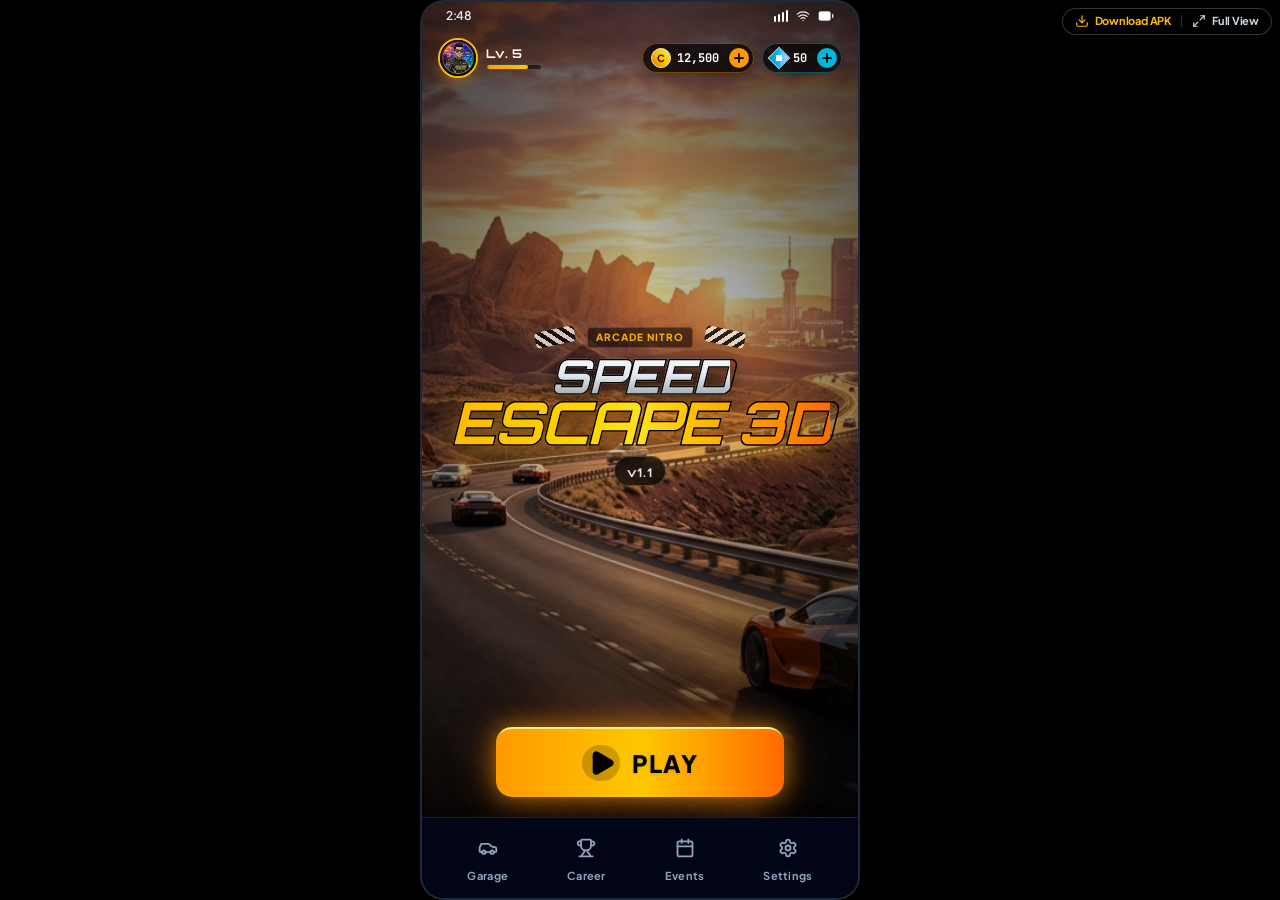
<file: public/index.html>
<!doctype html>
<html lang="en" class="dark">
  <head>
    <meta charset="UTF-8" />
    <meta name="viewport" content="width=device-width, initial-scale=1.0, maximum-scale=1.0, user-scalable=no, viewport-fit=cover" />
    <title>Speed Escape 3D</title>
    <meta name="description" content="Speed Escape 3D - High-octane 3D arcade racing game featuring dynamic desert highways, customizable supercars, competitive AI rivals, and neon arcade aesthetic." />
    <meta property="og:title" content="Speed Escape 3D" />
    <meta property="og:description" content="Speed Escape 3D - High-octane 3D arcade racing game featuring dynamic desert highways, customizable supercars, competitive AI rivals, and neon arcade aesthetic." />
    <meta property="og:type" content="website" />
    <meta name="twitter:card" content="summary_large_image" />
    <link rel="preconnect" href="https://fonts.googleapis.com">
    <link rel="preconnect" href="https://fonts.gstatic.com" crossorigin>
    <link href="https://fonts.googleapis.com/css2?family=Orbitron:wght@600;700;800;900&family=Plus+Jakarta+Sans:wght@400;500;600;700;800&family=JetBrains+Mono:wght@600;700;800&display=swap" rel="stylesheet">
    <script type="module" crossorigin src="./assets/index-CsNhRSR5.js"></script>
    <link rel="stylesheet" crossorigin href="./assets/index-Wyt5-IIx.css">
  </head>
  <body class="bg-black text-white antialiased overflow-hidden select-none touch-none">
    <div id="root"></div>
  </body>
</html>
</file>
